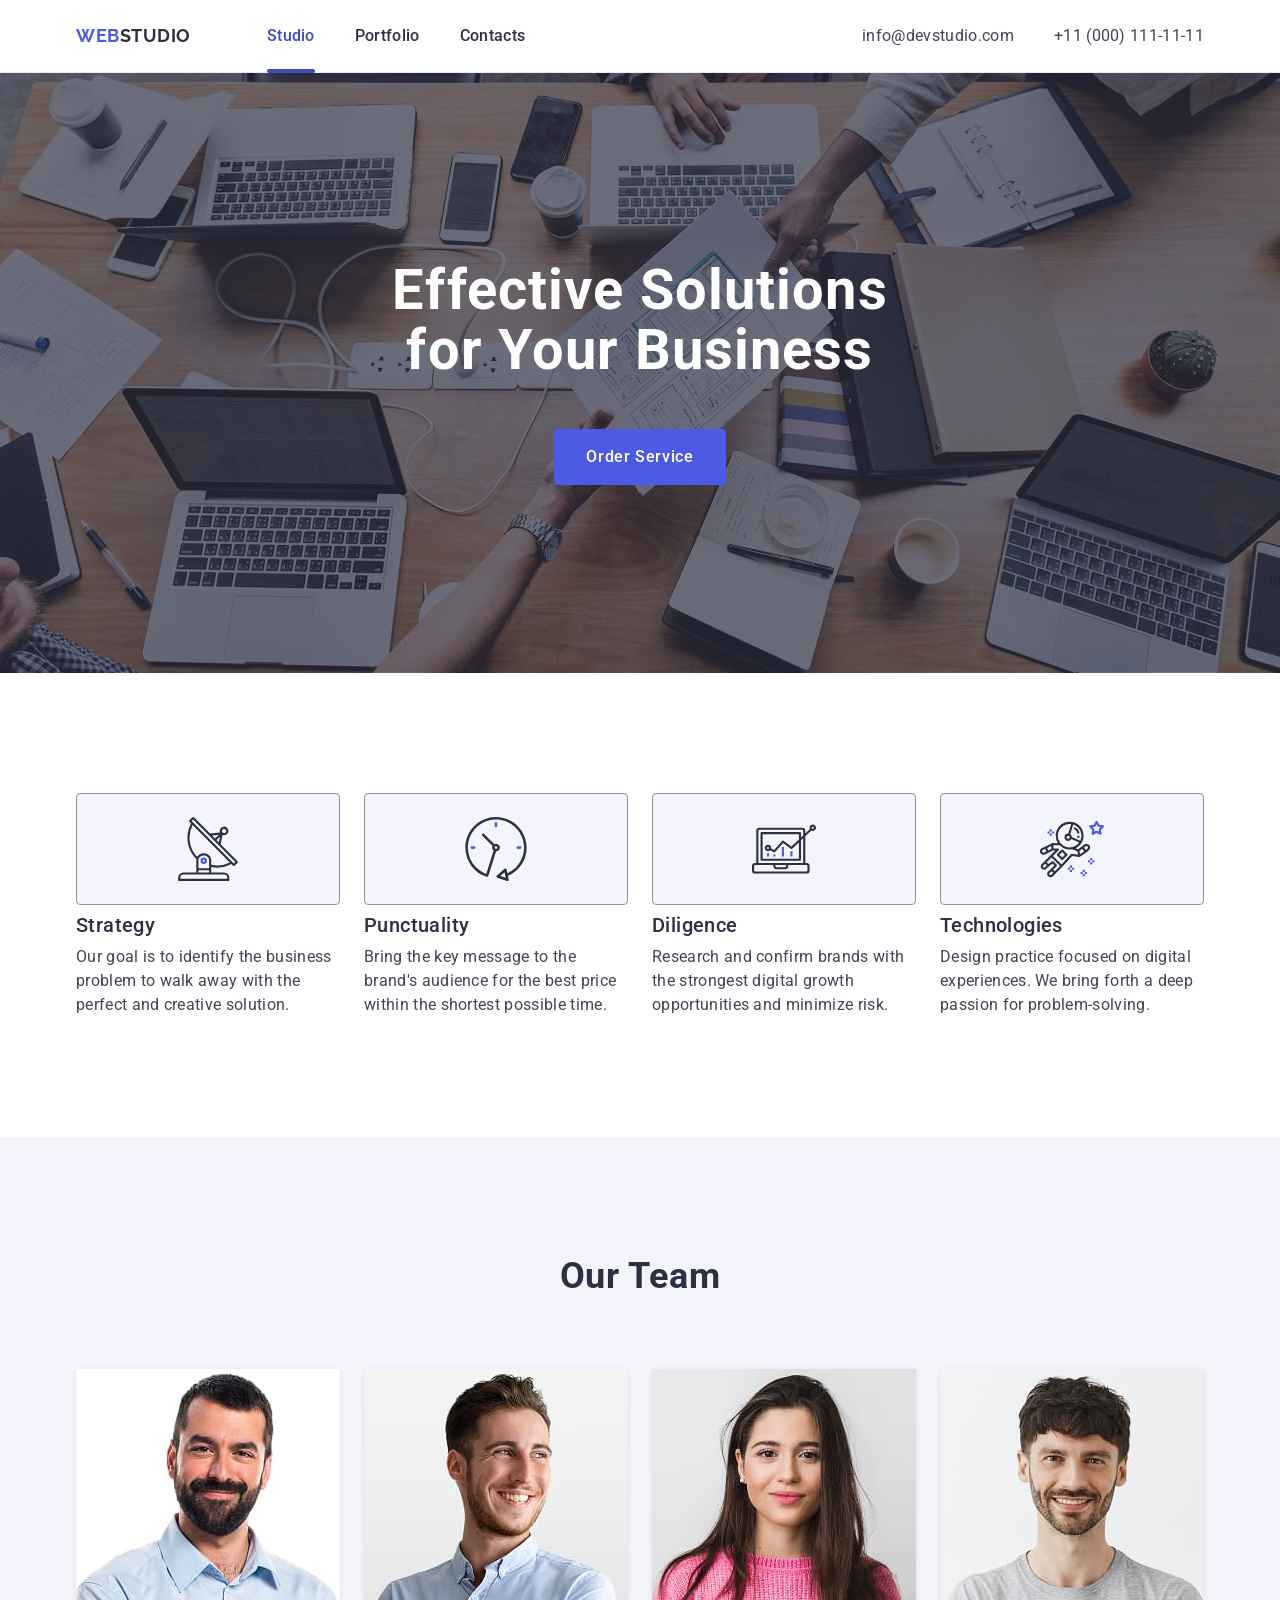
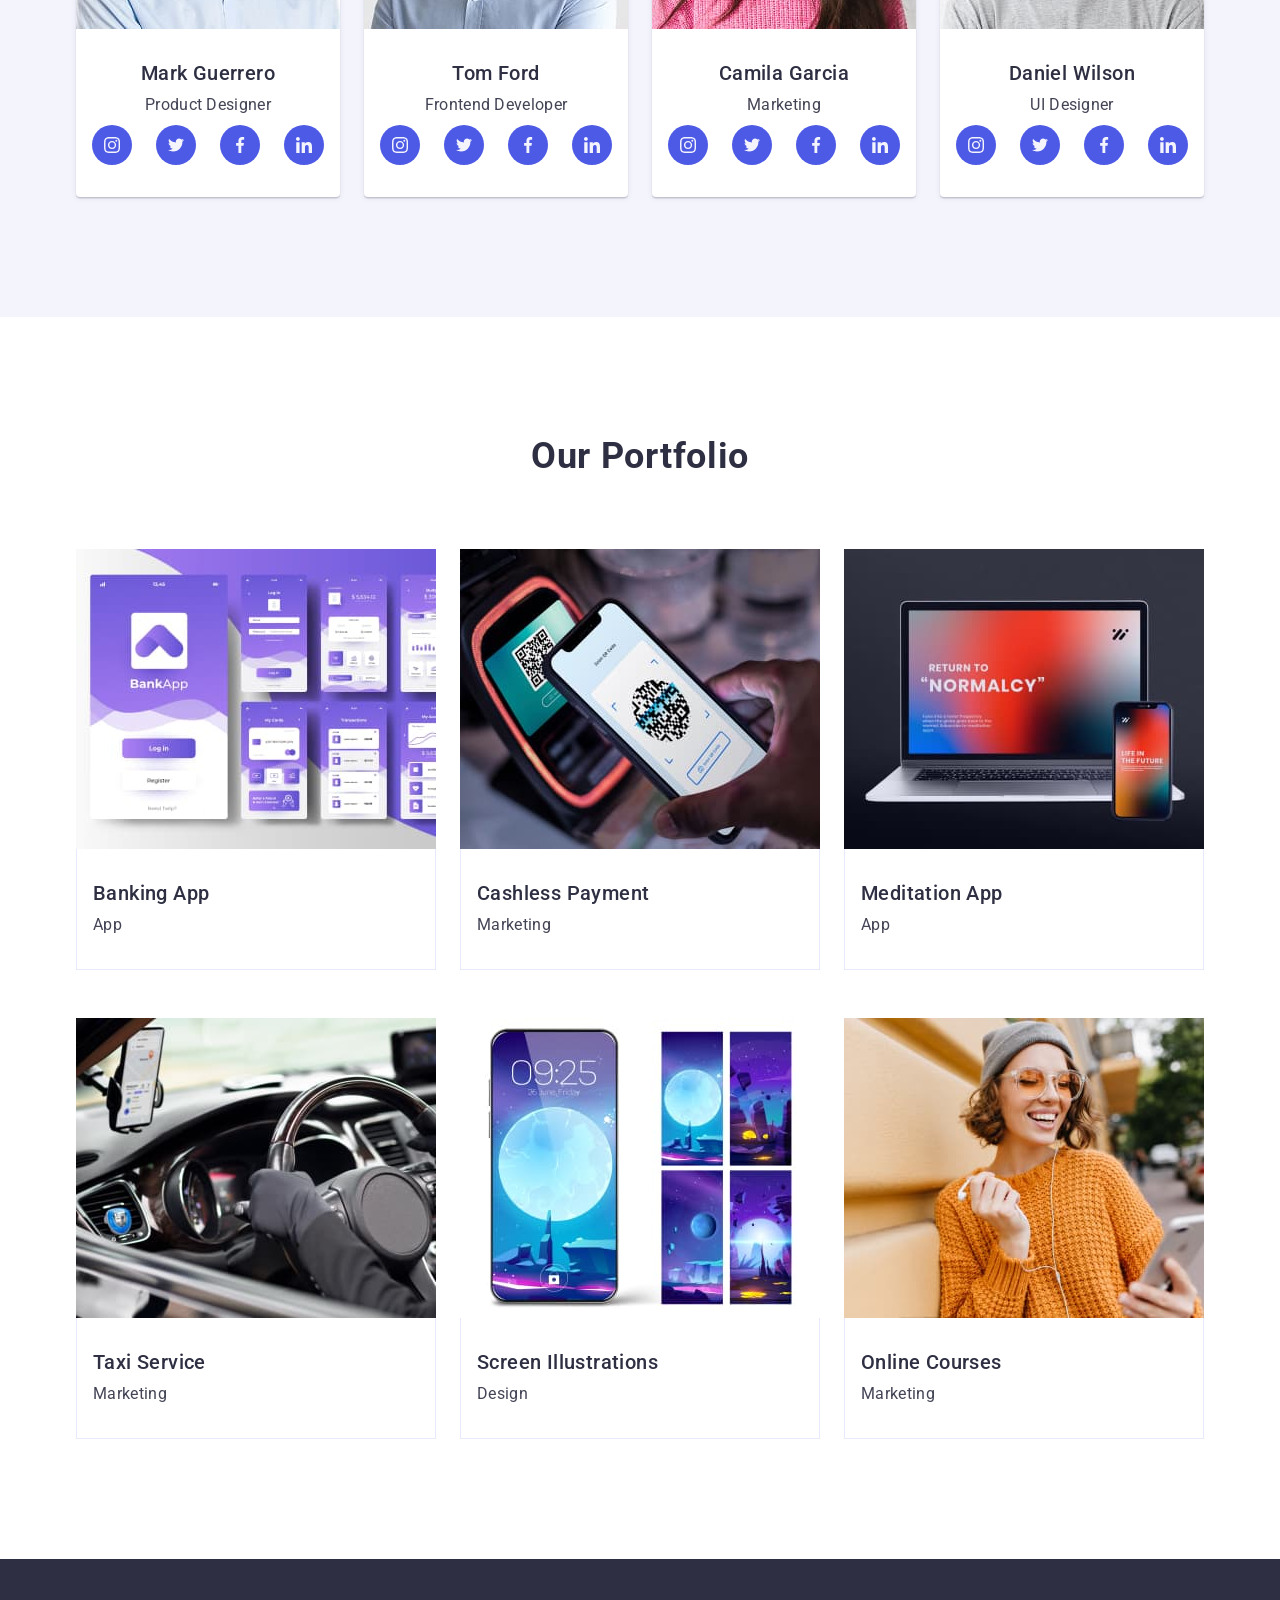
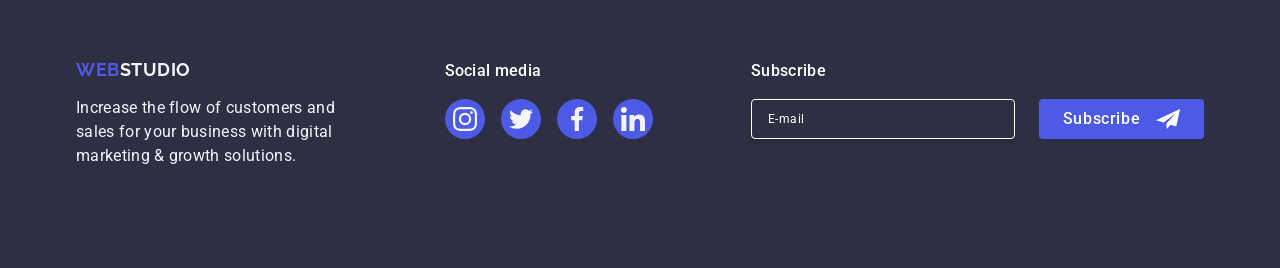
<file: index.html>
<!DOCTYPE html>
<html lang="en">
  <head>
    <meta charset="UTF-8" />
    <meta name="viewport" content="width=device-width, initial-scale=1.0" />
    <title>Web Studio</title>
    <link rel="preconnect" href="https://fonts.googleapis.com" />
    <link rel="preconnect" href="https://fonts.gstatic.com" crossorigin />
    <link
      href="https://fonts.googleapis.com/css2?family=Raleway:wght@700&family=Roboto:wght@400;500;700&display=swap"
      rel="stylesheet"
    />
    <link
      rel="stylesheet"
      href="https://cdn.jsdelivr.net/npm/modern-normalize@2.0.0/modern-normalize.min.css"
    />
    <link rel="stylesheet" href="./css/styles.css" />
  </head>
  <body class="page-container">
    <header class="header">
      <div class="container header-container">
        <nav class="navigation">
          <a href="./index.html" class="logo header-link"
            >Web<span class="logo-text">Studio</span></a
          >

          <ul class="nav-list">
            <li>
              <a href="./index.html" class="nav-link header-link current"
                >Studio</a
              >
            </li>
            <li>
              <a href="" class="nav-link header-link">Portfolio</a>
            </li>
            <li><a href="" class="nav-link header-link">Contacts</a></li>
          </ul>
        </nav>

        <address class="contacts">
          <ul class="contacts-list">
            <li>
              <a
                href="mailto:info@devstudio.com"
                class="contacts-link header-link"
                >info@devstudio.com</a
              >
            </li>
            <li>
              <a href="tel:+110001111111" class="contacts-link header-link"
                >+11 (000) 111-11-11</a
              >
            </li>
          </ul>
        </address>
      </div>
    </header>

    <main>
      <!-- Hero -->
      <section class="hero">
        <div class="container">
          <h1 class="hero-title">Effective Solutions for Your Business</h1>
          <button type="button" class="hero-button" data-modal-open>
            Order Service
          </button>
        </div>
      </section>

      <!-- Peculiarities -->
      <section class="section">
        <div class="container">
          <h2 class="visually-hidden">Peculiarities</h2>
          <ul class="peculiarities-list">
            <li class="peculiarities-item">
              <div class="icon-wrapper">
                <svg class="social-icon" width="64" height="64">
                  <use href="./images/icons.svg#icon-antenna"></use>
                </svg>
              </div>
              <h3 class="peculiarities-card-title">Strategy</h3>
              <p class="peculiarities-card-text">
                Our goal is to identify the business problem to walk away with
                the perfect and creative solution.
              </p>
            </li>
            <li class="peculiarities-item">
              <div class="icon-wrapper">
                <svg class="social-icon" width="64" height="64">
                  <use href="./images/icons.svg#icon-clock"></use>
                </svg>
              </div>
              <h3 class="peculiarities-card-title">Punctuality</h3>
              <p class="peculiarities-card-text">
                Bring the key message to the brand's audience for the best price
                within the shortest possible time.
              </p>
            </li>
            <li class="peculiarities-item">
              <div class="icon-wrapper">
                <svg class="social-icon" width="64" height="64">
                  <use href="./images/icons.svg#icon-diagram"></use>
                </svg>
              </div>
              <h3 class="peculiarities-card-title">Diligence</h3>
              <p class="peculiarities-card-text">
                Research and confirm brands with the strongest digital growth
                opportunities and minimize risk.
              </p>
            </li>
            <li class="peculiarities-item">
              <div class="icon-wrapper">
                <svg class="social-icon" width="64" height="64">
                  <use href="./images/icons.svg#icon-astronaut"></use>
                </svg>
              </div>
              <h3 class="peculiarities-card-title">Technologies</h3>
              <p class="peculiarities-card-text">
                Design practice focused on digital experiences. We bring forth a
                deep passion for problem-solving.
              </p>
            </li>
          </ul>
        </div>
      </section>

      <!-- Our Team -->
      <section class="section team">
        <div class="container">
          <h2 class="section-title">Our team</h2>
          <ul class="team-list">
            <li class="team-list-item">
              <img
                src="./images/teamMember1.jpg"
                alt="Mark Guerrero portrait"
                width="264"
                height="260"
              />
              <div class="team-card-footer">
                <h3 class="card-title">Mark Guerrero</h3>
                <p class="team-card-text">Product Designer</p>
                <ul class="social-list">
                  <li class="social-link-item">
                    <a href="#" class="social-link"
                      ><svg class="social-icon" width="16" height="16">
                        <use
                          href="./images/icons.svg#icon-instagram"
                        ></use></svg
                    ></a>
                  </li>
                  <li class="social-link-item">
                    <a href="#" class="social-link"
                      ><svg class="social-icon" width="16" height="16">
                        <use href="./images/icons.svg#icon-twitter"></use></svg
                    ></a>
                  </li>
                  <li class="social-link-item">
                    <a href="#" class="social-link"
                      ><svg class="social-icon" width="16" height="16">
                        <use href="./images/icons.svg#icon-facebook"></use></svg
                    ></a>
                  </li>
                  <li class="social-link-item">
                    <a href="#" class="social-link"
                      ><svg class="social-icon" width="16" height="16">
                        <use href="./images/icons.svg#icon-linkedin"></use></svg
                    ></a>
                  </li>
                </ul>
              </div>
            </li>
            <li class="team-list-item">
              <img
                src="./images/teamMember2.jpg"
                alt="Tom Ford portrait"
                width="264"
                height="260"
              />
              <div class="team-card-footer">
                <h3 class="card-title">Tom Ford</h3>
                <p class="team-card-text">Frontend Developer</p>
                <ul class="social-list">
                  <li class="social-link-item">
                    <a href="#" class="social-link"
                      ><svg class="social-icon" width="16px" height="16px">
                        <use
                          href="./images/icons.svg#icon-instagram"
                        ></use></svg
                    ></a>
                  </li>
                  <li class="social-link-item">
                    <a href="#" class="social-link"
                      ><svg class="social-icon" width="16px" height="16px">
                        <use href="./images/icons.svg#icon-twitter"></use></svg
                    ></a>
                  </li>
                  <li class="social-link-item">
                    <a href="#" class="social-link"
                      ><svg class="social-icon" width="16px" height="16px">
                        <use href="./images/icons.svg#icon-facebook"></use></svg
                    ></a>
                  </li>
                  <li class="social-link-item">
                    <a href="#" class="social-link"
                      ><svg class="social-icon" width="16px" height="16px">
                        <use href="./images/icons.svg#icon-linkedin"></use></svg
                    ></a>
                  </li>
                </ul>
              </div>
            </li>
            <li class="team-list-item">
              <img
                src="./images/teamMember3.jpg"
                alt="Camila Garcia portrait"
                width="264"
                height="260"
              />
              <div class="team-card-footer">
                <h3 class="card-title">Camila Garcia</h3>
                <p class="team-card-text">Marketing</p>
                <ul class="social-list">
                  <li class="social-link-item">
                    <a href="#" class="social-link"
                      ><svg class="social-icon" width="16px" height="16px">
                        <use
                          href="./images/icons.svg#icon-instagram"
                        ></use></svg
                    ></a>
                  </li>
                  <li class="social-link-item">
                    <a href="#" class="social-link"
                      ><svg class="social-icon" width="16px" height="16px">
                        <use href="./images/icons.svg#icon-twitter"></use></svg
                    ></a>
                  </li>
                  <li class="social-link-item">
                    <a href="#" class="social-link"
                      ><svg class="social-icon" width="16px" height="16px">
                        <use href="./images/icons.svg#icon-facebook"></use></svg
                    ></a>
                  </li>
                  <li class="social-link-item">
                    <a href="#" class="social-link"
                      ><svg class="social-icon" width="16px" height="16px">
                        <use href="./images/icons.svg#icon-linkedin"></use></svg
                    ></a>
                  </li>
                </ul>
              </div>
            </li>
            <li class="team-list-item">
              <img
                src="./images/teamMember4.jpg"
                alt="Daniel Wilson portrait"
                width="264"
                height="260"
              />
              <div class="team-card-footer">
                <h3 class="card-title">Daniel Wilson</h3>
                <p class="team-card-text">UI Designer</p>
                <ul class="social-list">
                  <li class="social-link-item">
                    <a href="" class="social-link"
                      ><svg class="social-icon" width="16px" height="16px">
                        <use
                          href="./images/icons.svg#icon-instagram"
                        ></use></svg
                    ></a>
                  </li>
                  <li class="social-link-item">
                    <a href="" class="social-link"
                      ><svg class="social-icon" width="16px" height="16px">
                        <use href="./images/icons.svg#icon-twitter"></use></svg
                    ></a>
                  </li>
                  <li class="social-link-item">
                    <a href="" class="social-link"
                      ><svg class="social-icon" width="16px" height="16px">
                        <use href="./images/icons.svg#icon-facebook"></use></svg
                    ></a>
                  </li>
                  <li class="social-link-item">
                    <a href="" class="social-link"
                      ><svg class="social-icon" width="16px" height="16px">
                        <use href="./images/icons.svg#icon-linkedin"></use></svg
                    ></a>
                  </li>
                </ul>
              </div>
            </li>
          </ul>
        </div>
      </section>

      <!-- Portfolio -->
      <section class="section">
        <div class="container">
          <h2 class="section-title">Our Portfolio</h2>
          <ul class="portfolio-list">
            <li class="portfolio-list-item">
              <div class="portfolio-image-wrapper">
                <img
                  src="./images/bankingApp.jpg"
                  alt="Banking App view"
                  width="360"
                  height="300"
                />
                <p class="portfolio-description">
                  14 Stylish and User-Friendly App Design Concepts · Task
                  Manager App · Calorie Tracker App · Exotic Fruit Ecommerce App
                  · Cloud Storage App
                </p>
              </div>
              <div class="portfolio-card-footer">
                <h3 class="card-title">Banking App</h3>
                <p>App</p>
              </div>
            </li>
            <li class="portfolio-list-item">
              <div class="portfolio-image-wrapper">
                <img
                  src="./images/cashless.jpg"
                  alt="Mobile phone and terminal"
                  width="360"
                  height="300"
                />
                <p class="portfolio-description">
                  14 Stylish and User-Friendly App Design Concepts · Task
                  Manager App · Calorie Tracker App · Exotic Fruit Ecommerce App
                  · Cloud Storage App
                </p>
              </div>
              <div class="portfolio-card-footer">
                <h3 class="card-title">Cashless Payment</h3>
                <p>Marketing</p>
              </div>
            </li>
            <li class="portfolio-list-item">
              <div class="portfolio-image-wrapper">
                <img
                  src="./images/meditation.jpg"
                  alt="Laptop and mobile device with Meditation App Home page"
                  width="360"
                  height="300"
                />
                <p class="portfolio-description">
                  14 Stylish and User-Friendly App Design Concepts · Task
                  Manager App · Calorie Tracker App · Exotic Fruit Ecommerce App
                  · Cloud Storage App
                </p>
              </div>
              <div class="portfolio-card-footer">
                <h3 class="card-title">Meditation App</h3>
                <p>App</p>
              </div>
            </li>
            <li class="portfolio-list-item">
              <div class="portfolio-image-wrapper">
                <img
                  src="./images/taxi.jpg"
                  alt="Taxi driver in the car"
                  width="360"
                  height="300"
                />
                <p class="portfolio-description">
                  14 Stylish and User-Friendly App Design Concepts · Task
                  Manager App · Calorie Tracker App · Exotic Fruit Ecommerce App
                  · Cloud Storage App
                </p>
              </div>
              <div class="portfolio-card-footer">
                <h3 class="card-title">Taxi Service</h3>
                <p>Marketing</p>
              </div>
            </li>
            <li class="portfolio-list-item">
              <div class="portfolio-image-wrapper">
                <img
                  src="./images/illustrations.jpg"
                  alt="Mobile device and screen illustrations"
                  width="360"
                  height="300"
                />
                <p class="portfolio-description">
                  14 Stylish and User-Friendly App Design Concepts · Task
                  Manager App · Calorie Tracker App · Exotic Fruit Ecommerce App
                  · Cloud Storage App
                </p>
              </div>
              <div class="portfolio-card-footer">
                <h3 class="card-title">Screen Illustrations</h3>
                <p>Design</p>
              </div>
            </li>
            <li class="portfolio-list-item">
              <div class="portfolio-image-wrapper">
                <img
                  src="./images/courses.jpg"
                  alt="The girl with mobile device"
                  width="360"
                  height="300"
                />
                <p class="portfolio-description">
                  14 Stylish and User-Friendly App Design Concepts · Task
                  Manager App · Calorie Tracker App · Exotic Fruit Ecommerce App
                  · Cloud Storage App
                </p>
              </div>
              <div class="portfolio-card-footer">
                <h3 class="card-title">Online Courses</h3>
                <p>Marketing</p>
              </div>
            </li>
          </ul>
        </div>
      </section>
    </main>

    <footer class="footer">
      <div class="container footer-container">
        <div>
          <a href="./index.html" class="logo footer-logo"
            >Web<span class="logo-text secondary-logo-text">Studio</span></a
          >
          <p class="footer-text">
            Increase the flow of customers and sales for your business with
            digital marketing & growth solutions.
          </p>
        </div>
        <div>
          <p class="social-media-title">Social media</p>
          <ul class="social-list footer-social-list">
            <li class="social-link-item">
              <a href="" class="social-link footer-link"
                ><svg class="social-icon" width="24" height="24">
                  <use href="./images/icons.svg#icon-instagram"></use></svg
              ></a>
            </li>
            <li class="social-link-item">
              <a href="" class="social-link footer-link"
                ><svg class="social-icon" width="24" height="24">
                  <use href="./images/icons.svg#icon-twitter"></use></svg
              ></a>
            </li>
            <li class="social-link-item">
              <a href="" class="social-link footer-link"
                ><svg class="social-icon" width="24" height="24">
                  <use href="./images/icons.svg#icon-facebook"></use></svg
              ></a>
            </li>
            <li class="social-link-item">
              <a href="" class="social-link footer-link"
                ><svg class="social-icon" width="24" height="24">
                  <use href="./images/icons.svg#icon-linkedin"></use></svg
              ></a>
            </li>
          </ul>
        </div>

        <!-- Subscribe form -->

        <div class="subscribe">
          <p class="subscribe-title">Subscribe</p>
          <form class="subscribe-form">
            <label class="subscribe-label">
              <input
                type="email"
                class="form-field-mailing"
                name="mailing"
                id="mailing"
                placeholder="E-mail"
              />
            </label>
            <button type="submit" class="subscribe-btn">
              Subscribe
              <svg class="telegram-icon" width="24" height="24">
                <use href="./images/icons.svg#icon-telegram"></use>
              </svg>
            </button>
          </form>
        </div>
      </div>
    </footer>

    <!-- Modal window -->

    <div class="modal-overlay" data-modal>
      <div class="modal">
        <button type="button" class="close-button" data-modal-close>
          <svg class="close-icon" width="8" height="8">
            <use href="./images/icons.svg#icon-close"></use>
          </svg>
        </button>
        <p class="modal-title">Leave your contacts and we will call you back</p>

        <form class="modal-form">
          <div class="form-group">
            <label for="user-name" class="form-label">Name</label>
            <div class="form-field">
              <input
                type="text"
                name="user-name"
                class="form-input"
                id="user-name"
              />
              <svg class="icon" width="18" height="24">
                <use href="./images/icons.svg#icon-person"></use>
              </svg>
            </div>
          </div>

          <div class="form-group">
            <label for="user-phone" class="form-label">Phone</label>
            <div class="form-field">
              <input
                type="tel"
                name="user-phone"
                class="form-input"
                id="user-phone"
              />
              <svg class="icon" width="18" height="24">
                <use href="./images/icons.svg#icon-phone"></use>
              </svg>
            </div>
          </div>

          <div class="form-group">
            <label for="user-email" class="form-label">Email</label>
            <div class="form-field">
              <input
                type="email"
                name="user-email"
                class="form-input"
                id="user-email"
              />
              <svg class="icon" width="18" height="24">
                <use href="./images/icons.svg#icon-email"></use>
              </svg>
            </div>
          </div>

          <div class="form-group comment">
            <label for="user-comment" class="form-label">Comment</label>
            <textarea
              class="user-comment-textarea"
              name="user-comment"
              id="user-comment"
              placeholder="Text input"
            ></textarea>
          </div>

          <div class="agreement">
            <input
              type="checkbox"
              class="agreement-field visually-hidden"
              name="user-privacy"
              id="user-privacy"
              value="true"
            />
            <label for="user-privacy" class="agreement-label">
              <span class="checkbox-wrapper">
                <svg class="checkbox-icon" width="10" height="8">
                  <use href="./images/icons.svg#icon-check"></use>
                </svg>
              </span>
              I accept the terms and conditions of the
              <a href="#" class="agreement-conditions-link">
                Privacy Policy</a
              ></label
            >
          </div>

          <button type="submit" class="send-modal-btn">Send</button>
        </form>
      </div>
    </div>

    <script src="./js/modal.js"></script>
  </body>
</html>
</file>
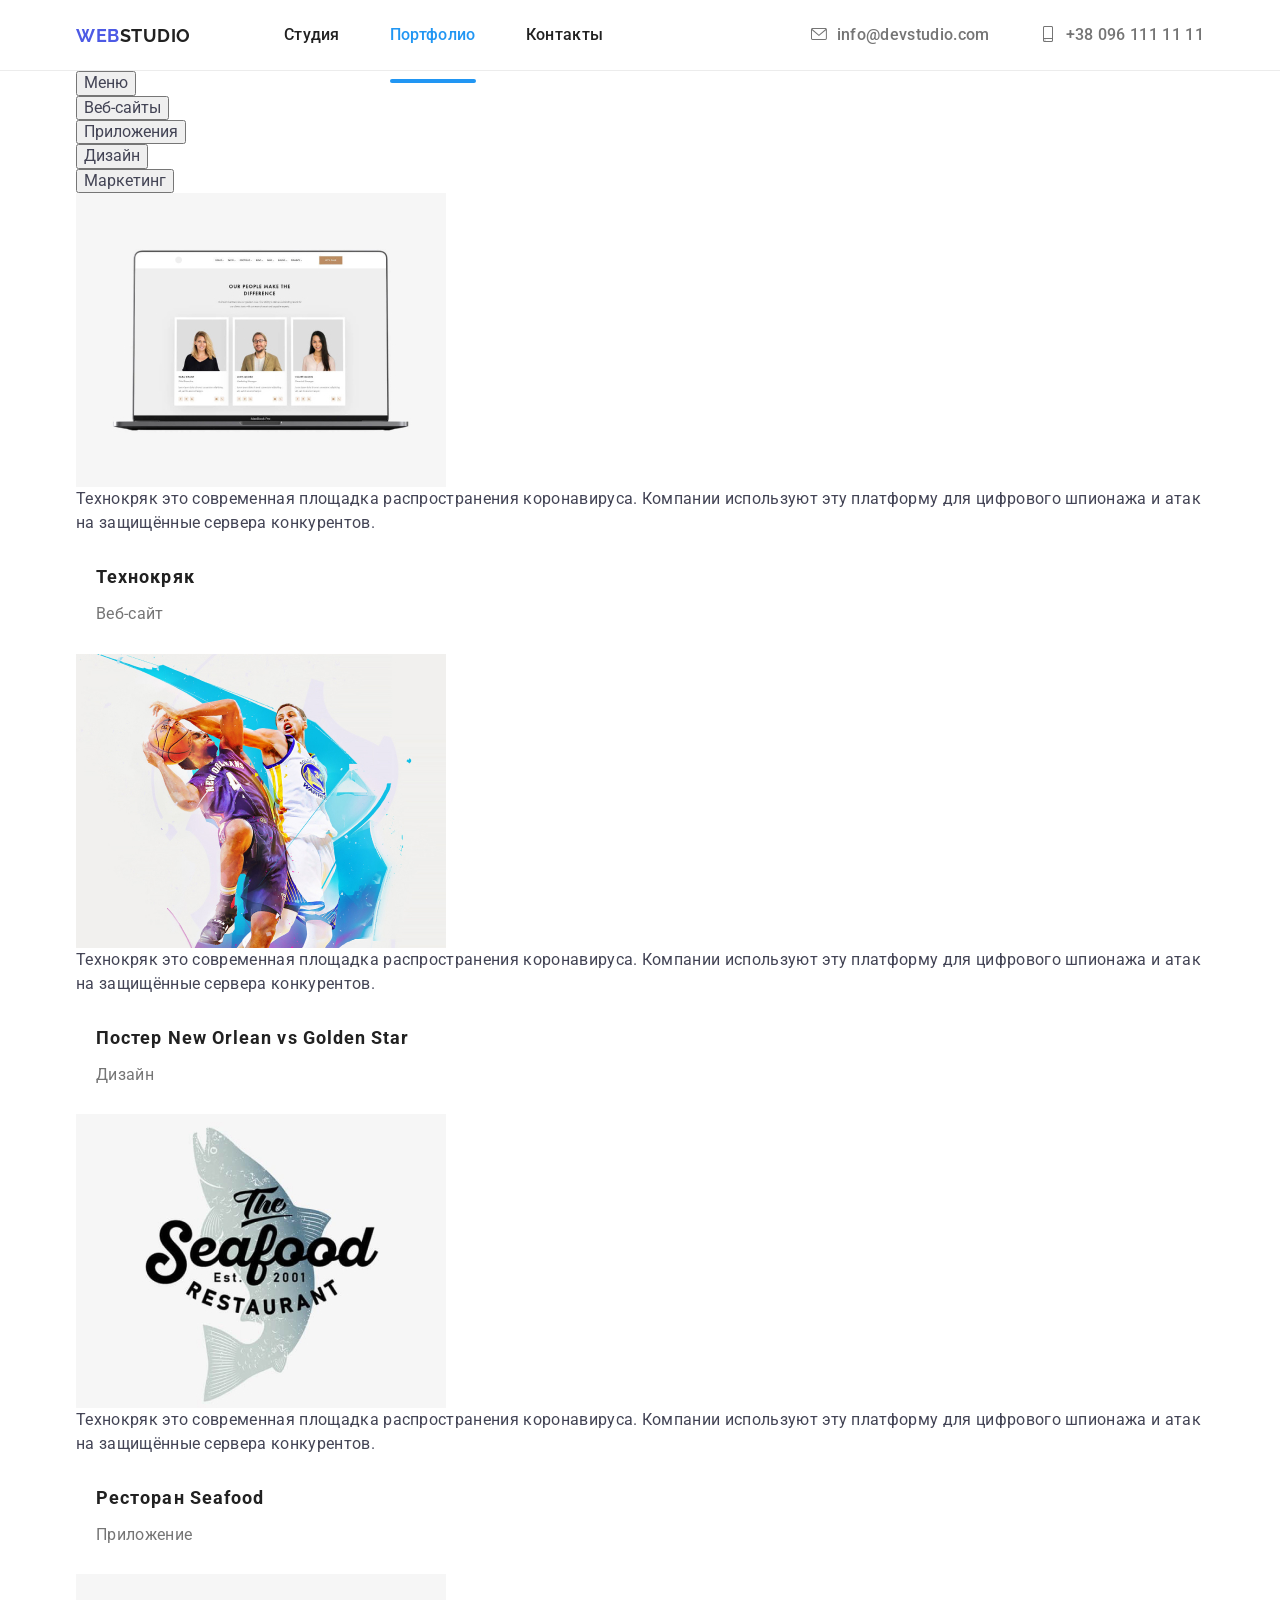
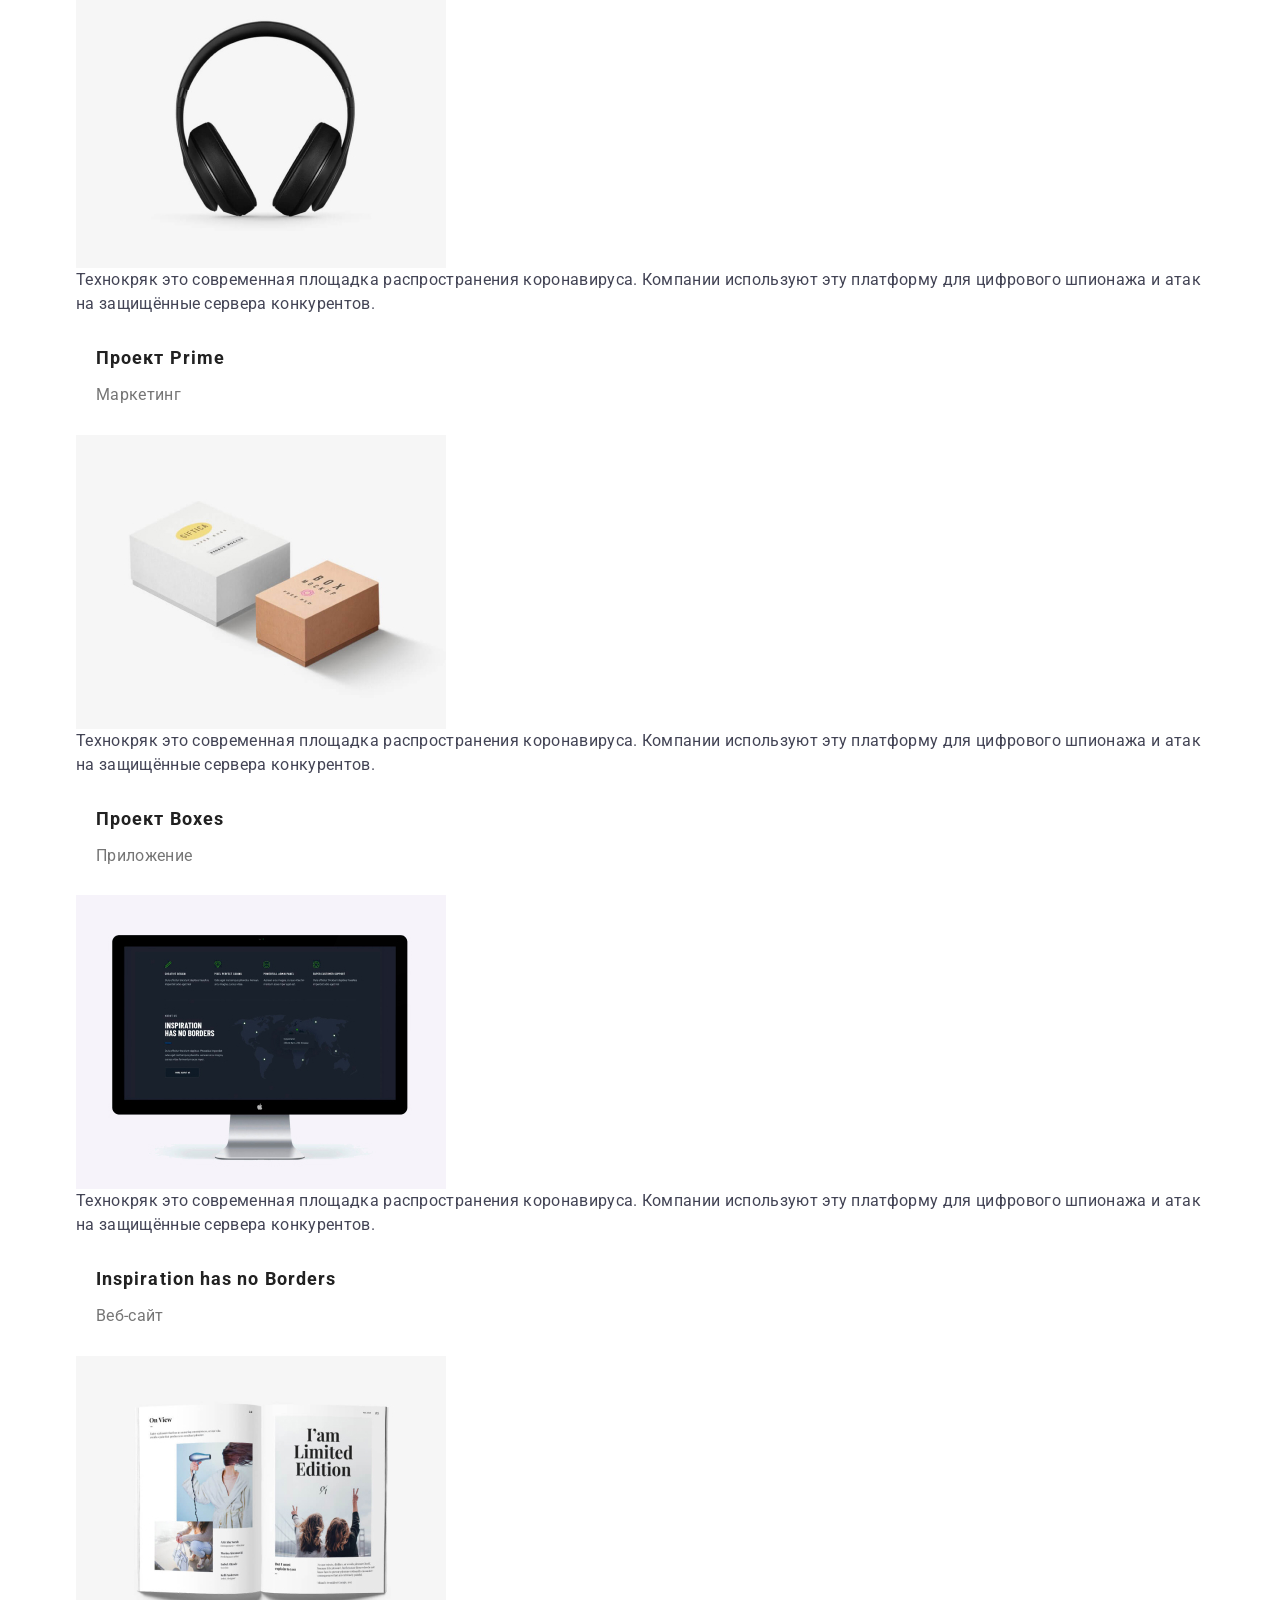
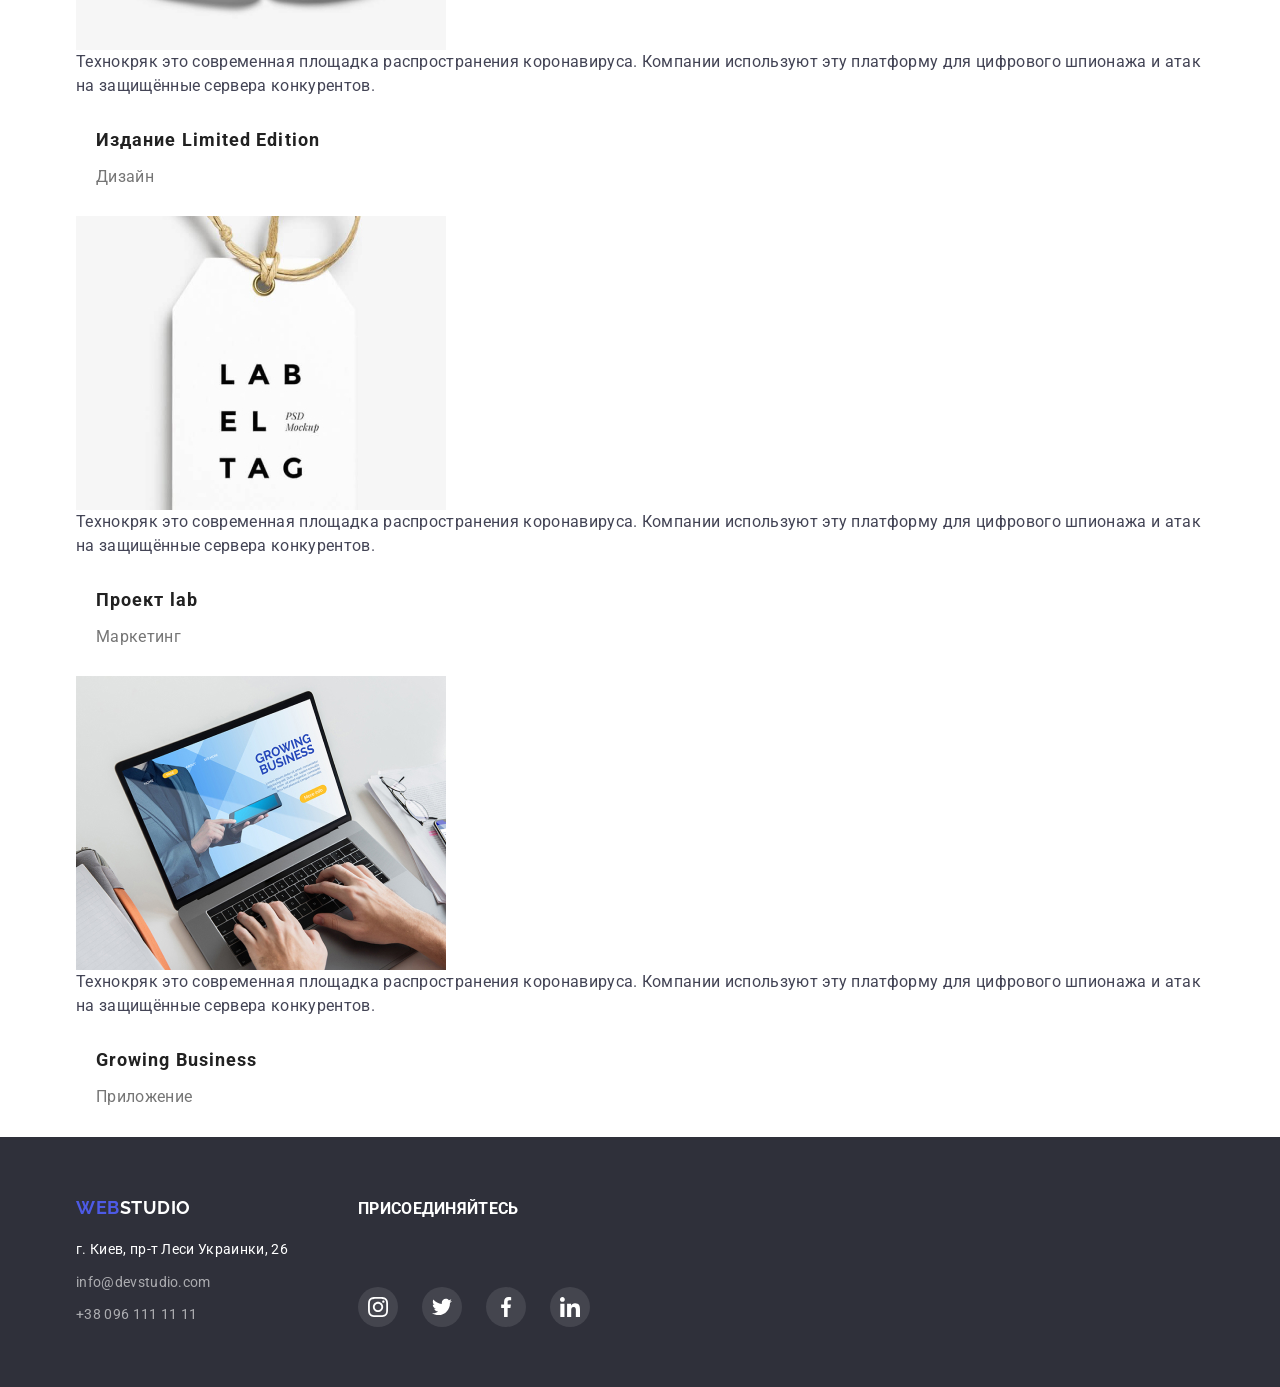
<file: portfolio.html>
<!DOCTYPE html>
<html lang="ru">
  <head>
    <meta charset="UTF-8" />
    <meta name="viewport" content="width=device-width, initial-scale=1.0" />
    <title>Портфолио</title>
    <link rel="preconnect" href="https://fonts.gstatic.com" />
    <link
      href="https://fonts.googleapis.com/css2?family=Raleway:wght@700&family=Roboto:wght@400;500;700;900&display=swap"
      rel="stylesheet"
    />
    <link
      rel="stylesheet"
      href="https://cdnjs.cloudflare.com/ajax/libs/modern-normalize/1.0.0/modern-normalize.min.css"
    />
    <link rel="stylesheet" href="./css/common.css" />
    <link rel="stylesheet" href="./css/styles.css" />
  </head>
  <body>
    <header class="header-page">
      <div class="container header-container">
        <nav class="nav-container">
          <a href="./index.html" class="logo logo-for-header">Web<span class="logo-header">Studio</span></a>

          <ul class="site-nav list">
            <li class="site-nav-item"><a href="./index.html" class="link">Студия</a></li>
            <li class="site-nav-item"><a href="./portfolio.html" class="link current">Портфолио</a></li>
            <li class="site-nav-item"><a href="#" class="link">Контакты</a></li>
          </ul>
        </nav>

        <ul class="site-contacts list">
          <li class="site-contacts-item mail-with-margin">
            <a href="mailto:info@devstudio.com" class="link-contacts">
              <svg class="contact-icon">
                <use href="./img/icons/sprite.svg#icon-header-icon-envelope"></use>
              </svg>
              info@devstudio.com</a
            >
          </li>
          <li class="site-contacts-item">
            <a href="tel:+380961111111" class="link-contacts">
              <svg class="contact-icon">
                <use href="./img/icons/sprite.svg#icon-header-icon-smartphone"></use>
              </svg>
              +38 096 111 11 11</a
            >
          </li>
        </ul>
      </div>
    </header>

    <main>
      <section class="portfolio-section">
        <div class="container">
          <h1 class="visually-hidden">Портфолио</h1>

          <!-- Меню кнопок-фильтров -->

          <ul class="filter-list list">
            <li class="filter-list-item">
              <button type="button" class="button">Меню</button>
            </li>
            <li class="filter-list-item">
              <button type="button" class="button">Веб-сайты</button>
            </li>
            <li class="filter-list-item">
              <button type="button" class="button">Приложения</button>
            </li>
            <li class="filter-list-item">
              <button type="button" class="button">Дизайн</button>
            </li>
            <li class="filter-list-item">
              <button type="button" class="button">Маркетинг</button>
            </li>
          </ul>

          <!-- Список примеров работ -->

          <ul class="example-list list">
            <li class="item">
              <a href="#" class="link-card link">
                <div class="content">
                  <div class="example-img">
                    <img
                      src="./img/portfolio-1.jpg"
                      alt="Главная страница веб-сайта"
                      width="370"
                      height="294"
                      class="img"
                    />
                    <p class="example-content-description">
                      Технокряк это современная площадка распространения коронавируса. Компании используют эту платформу
                      для цифрового шпионажа и атак на защищённые сервера конкурентов.
                    </p>
                  </div>
                </div>
                <div class="card-footer">
                  <h2 class="title">Технокряк</h2>
                  <p class="text">Веб-сайт</p>
                </div>
              </a>
            </li>
            <li class="item">
              <a href="#" class="link-card link">
                <div class="content">
                  <div class="example-img">
                    <img
                      src="./img/portfolio-2.jpg"
                      alt="Два баскетболиста борются за мяч"
                      width="370"
                      height="294"
                      class="img"
                    />
                    <p class="example-content-description">
                      Технокряк это современная площадка распространения коронавируса. Компании используют эту платформу
                      для цифрового шпионажа и атак на защищённые сервера конкурентов.
                    </p>
                  </div>
                </div>

                <div class="card-footer">
                  <h2 class="title">Постер <span lang="en">New Orlean vs Golden Star</span></h2>
                  <p class="text">Дизайн</p>
                </div>
              </a>
            </li>
            <li class="item">
              <a href="#" class="link-card link">
                <div class="content">
                  <div class="example-img">
                    <img
                      src="./img/portfolio-3.jpg"
                      alt="Логотип ресторана Seafood"
                      width="370"
                      height="294"
                      class="img"
                    />
                    <p class="example-content-description">
                      Технокряк это современная площадка распространения коронавируса. Компании используют эту платформу
                      для цифрового шпионажа и атак на защищённые сервера конкурентов.
                    </p>
                  </div>
                </div>
                <div class="card-footer">
                  <h2 class="title">Ресторан <span lang="en">Seafood</span></h2>
                  <p class="text">Приложение</p>
                </div>
              </a>
            </li>
            <li class="item">
              <a href="#" class="link-card link">
                <div class="content">
                  <div class="example-img">
                    <img src="./img/portfolio-4.jpg" alt="Накладные наушники" width="370" height="294" class="img" />
                    <p class="example-content-description">
                      Технокряк это современная площадка распространения коронавируса. Компании используют эту платформу
                      для цифрового шпионажа и атак на защищённые сервера конкурентов.
                    </p>
                  </div>
                </div>
                <div class="card-footer">
                  <h2 class="title">Проект <span lang="en">Prime</span></h2>
                  <p class="text">Маркетинг</p>
                </div>
              </a>
            </li>
            <li class="item">
              <a href="#" class="link-card link">
                <div class="content">
                  <div class="example-img">
                    <img
                      src="./img/portfolio-5.jpg"
                      alt="Одна большая и одна маленькая коробочки"
                      width="370"
                      height="294"
                      class="img"
                    />
                    <p class="example-content-description">
                      Технокряк это современная площадка распространения коронавируса. Компании используют эту платформу
                      для цифрового шпионажа и атак на защищённые сервера конкурентов.
                    </p>
                  </div>
                </div>
                <div class="card-footer">
                  <h2 class="title">Проект <span lang="en">Boxes</span></h2>
                  <p class="text">Приложение</p>
                </div>
              </a>
            </li>
            <li class="item">
              <a href="#" class="link-card link">
                <div class="content">
                  <div class="example-img">
                    <img
                      src="./img/portfolio-6.jpg"
                      alt="Главная страница веб-сайта"
                      width="370"
                      height="294"
                      class="img"
                    />
                    <p class="example-content-description">
                      Технокряк это современная площадка распространения коронавируса. Компании используют эту платформу
                      для цифрового шпионажа и атак на защищённые сервера конкурентов.
                    </p>
                  </div>
                </div>
                <div class="card-footer">
                  <h2 class="title"><span lang="en">Inspiration has no Borders</span></h2>
                  <p class="text">Веб-сайт</p>
                </div>
              </a>
            </li>
            <li class="item">
              <a href="#" class="link-card link">
                <div class="content">
                  <div class="example-img">
                    <img src="./img/potfolio-7.jpg" alt="Разворот книги" width="370" height="294" class="img" />
                    <p class="example-content-description">
                      Технокряк это современная площадка распространения коронавируса. Компании используют эту платформу
                      для цифрового шпионажа и атак на защищённые сервера конкурентов.
                    </p>
                  </div>
                </div>
                <div class="card-footer">
                  <h2 class="title">Издание <span lang="en">Limited Edition</span></h2>
                  <p class="text">Дизайн</p>
                </div>
              </a>
            </li>
            <li class="item">
              <a href="#" class="link-card link">
                <div class="content">
                  <div class="example-img">
                    <img src="./img/portfolio-8.jpg" alt="Бирка" width="370" height="294" class="img" />
                    <p class="example-content-description">
                      Технокряк это современная площадка распространения коронавируса. Компании используют эту платформу
                      для цифрового шпионажа и атак на защищённые сервера конкурентов.
                    </p>
                  </div>
                </div>
                <div class="card-footer">
                  <h2 class="title">Проект <span lang="en">lab</span></h2>
                  <p class="text">Маркетинг</p>
                </div>
              </a>
            </li>
            <li class="item">
              <a href="#" class="link-card link">
                <div class="content">
                  <div class="example-img">
                    <img
                      src="./img/portfolio-9.jpg"
                      alt="Ноутбук на котором набирают текст"
                      width="370"
                      height="294"
                      class="img"
                    />
                    <p class="example-content-description">
                      Технокряк это современная площадка распространения коронавируса. Компании используют эту платформу
                      для цифрового шпионажа и атак на защищённые сервера конкурентов.
                    </p>
                  </div>
                </div>
                <div class="card-footer">
                  <h2 lang="en" class="title">Growing Business</h2>
                  <p class="text">Приложение</p>
                </div>
              </a>
            </li>
          </ul>
        </div>
      </section>
    </main>

    <footer class="footer-page">
      <div class="container all-footer">
        <div class="footer-container">
          <a href="./index.html" class="logo logo-for-footer">Web<span class="logo-footer">Studio</span></a>
          <address class="address-container">
            <ul class="address-list list">
              <li class="address-list-item">
                <a href="https://goo.gl/maps/Ahhb2B3hDKV3ZpVi9" class="text" target="_blank" rel="noopener noreferrer"
                  >г. Киев, пр-т Леси Украинки, 26</a
                >
              </li>
              <li class="address-list-item"><a href="mailto:info@devstudio.com" class="link">info@devstudio.com</a></li>
              <li class="address-list-item"><a href="tel:+380961111111" class="link">+38 096 111 11 11</a></li>
            </ul>
          </address>
        </div>
        <div class="footer-container">
          <p class="text"><strong class="join">присоединяйтесь</strong></p>
          <ul class="social-list list">
            <li class="social-link-item">
              <a href="#" class="social-link social-footer"
                ><svg class="social-icon" width="20px" height="20px">
                  <use href="./img/icons/sprite.svg#icon-instagram"></use></svg
              ></a>
            </li>
            <li class="social-link-item">
              <a href="#" class="social-link social-footer"
                ><svg class="social-icon" width="20px" height="20px">
                  <use href="./img/icons/sprite.svg#icon-twitter"></use></svg
              ></a>
            </li>
            <li class="social-link-item">
              <a href="#" class="social-link social-footer"
                ><svg class="social-icon" width="20px" height="20px">
                  <use href="./img/icons/sprite.svg#icon-facebook"></use></svg
              ></a>
            </li>
            <li class="social-link-item">
              <a href="#" class="social-link social-footer"
                ><svg class="social-icon" width="20px" height="20px">
                  <use href="./img/icons/sprite.svg#icon-linkedin"></use></svg
              ></a>
            </li>
          </ul>
        </div>
      </div>
    </footer>
  </body>
</html>
</file>
<file: css/styles.css>
/* Common styles */

body {
  background-color: var(--primary-bg-color);
  color: var(--slate-color);

  font-family: Roboto, sans-serif;
  font-weight: 400;
  letter-spacing: 0.32px;
  font-size: 16px;
  line-height: 1.5;
}

:root {
  --iris-color: #4d5ae5;
  --ocean-color: #404bbf;
  --navy-blue-color: #2e2f42;
  --primary-bg-color: #ffffff;
  --white-color: #ffffff;
  --green-color: #31d0aa;
  --slate-color: #434455;
  --light-slate-color: #8e8f99;
  --cornflower-color: #e7e9fc;
  --cloud-color: #f4f4fd;
  --navy-blue-modal: rgba(46, 47, 66, 0.4);
  --grey-color: rgba(46, 47, 66, 0.7);
  --dairy-color: #fcfcfc;
}

a {
  text-decoration: none;
  color: currentColor;
}

ul,
ol {
  list-style-type: none;
  margin-top: 0;
  margin-bottom: 0;
  padding-left: 0;
}

button {
  cursor: pointer;
}

h1,
h2,
h3,
h4,
h5,
h6 {
  color: var(--navy-blue-color);
  margin-top: 0;
  margin-bottom: 0;
}

p {
  margin-top: 0;
  margin-bottom: 0;
}

img {
  display: block;
  max-width: 100%;
  object-fit: cover;
}

.page-container {
  min-height: 100vh;
  display: flex;
  flex-direction: column;
}

main {
  flex-grow: 1;
}

button {
  font-family: inherit;
  color: currentColor;
}

input {
  font-family: inherit;
}

.section {
  padding-top: 120px;
  padding-bottom: 120px;
}

.container {
  max-width: 1158px;
  padding-left: 15px;
  padding-right: 15px;
  margin-left: auto;
  margin-right: auto;
}

.visually-hidden {
  position: absolute;
  width: 1px;
  height: 1px;
  margin: -1px;
  border: 0;
  padding: 0;
  white-space: nowrap;
  clip-path: inset(100%);
  clip: rect(0, 0, 0, 0);
  overflow: hidden;
}

/* index.html styles */

.section-title {
  font-size: 36px;
  line-height: 1.11;
  letter-spacing: 0.72px;
  text-align: center;
  text-transform: capitalize;
  margin-bottom: 72px;
}

.card-title {
  font-size: 20px;
  font-weight: 500;
  line-height: 1.2;
  letter-spacing: 0.4px;
  margin-bottom: 8px;
}

/* Header */

.header {
  border-bottom: 1px solid var(--cornflower-color);
  box-shadow: 0 2px 1px 0 rgba(46, 47, 66, 0.08),
    0 1px 1px 0 rgba(46, 47, 66, 0.16), 0 1px 6px 0 rgba(46, 47, 66, 0.08);
}

.header-container {
  display: flex;
  align-items: center;
}

.navigation {
  display: flex;
  align-items: center;
  margin-right: auto;
}

.header-link {
  display: inline-block;
  padding: 24px 0;
}

.logo {
  display: block;
  margin-right: 76px;
  font-family: Raleway, sans-serif;
  color: var(--iris-color);
  font-size: 18px;
  font-weight: 700;
  line-height: 1.17;
  letter-spacing: 0.54px;
  text-transform: uppercase;
}

.logo-text {
  color: var(--navy-blue-color);
}

.nav-list {
  display: flex;
  gap: 40px;
}

.nav-link {
  display: block;
  color: var(--navy-blue-color);
  font-weight: 500;
  font-style: normal;
  position: relative;
  transition: color 250ms cubic-bezier(0.4, 0, 0.2, 1);
}

.nav-link:hover,
.nav-link:focus {
  color: var(--ocean-color);
}

.nav-link.current {
  color: var(--ocean-color);
}

.nav-link.current::after {
  content: "";
  display: block;
  position: absolute;
  bottom: -1px;
  left: 0;
  width: 100%;
  height: 4px;
  border-radius: 2px;
  background-color: var(--ocean-color);
}

.contacts {
  font-style: normal;
}

.contacts-list {
  display: flex;
  gap: 40px;
}

.contacts-link {
  transition: color 250ms cubic-bezier(0.4, 0, 0.2, 1);
}

.contacts-link:hover,
.contacts-link:focus {
  color: var(--ocean-color);
}

/* Hero section */

.hero {
  background-color: var(--navy-blue-color);
  padding: 188px 0;
  background-image: linear-gradient(
      rgba(46, 47, 66, 0.7),
      rgba(46, 47, 66, 0.7)
    ),
    url(../images/people-office.jpg);
  background-repeat: no-repeat;
  background-position: center;
  background-size: cover;
  max-width: 1440px;
  margin: 0 auto;
}

.hero-title {
  max-width: 496px;
  font-size: 56px;
  color: var(--white-color);
  line-height: 1.07;
  text-align: center;
  letter-spacing: 0.02em;
  margin-bottom: 48px;
  margin-left: auto;
  margin-right: auto;
}

.hero-button {
  display: block;
  background-color: var(--iris-color);
  color: var(--white-color);
  font-weight: 500;
  line-height: 1.5;
  letter-spacing: 0.04em;
  border: none;
  border-radius: 4px;
  padding: 16px 32px;
  margin-left: auto;
  margin-right: auto;
  min-width: 169px;
  transition: background-color 250ms cubic-bezier(0.4, 0, 0.2, 1);
}

.hero-button:hover,
.hero-button:focus {
  background-color: var(--ocean-color);
}

/* Peculiarities section */

.peculiarities-list {
  display: flex;
  gap: 24px;
  flex-wrap: wrap;
}

.peculiarities-card-title {
  font-size: 20px;
  font-weight: 500;
  line-height: 1.2;
  letter-spacing: 0.4px;
  margin-bottom: 8px;
}

.peculiarities-item {
  width: calc((100% - 3 * 24px) / 4);
}

.icon-wrapper {
  height: 112px;
  background-color: var(--cloud-color);
  border-radius: 4px;
  border: 1px solid var(--light-slate-color);
  margin-bottom: 8px;
  display: flex;
  align-items: center;
  justify-content: center;
}

.peculiarities-card-text {
  letter-spacing: 0.02em;
}

/* Our Team section */

.team {
  background-color: var(--cloud-color);
}

.team-list {
  display: flex;
  gap: 24px;
  flex-wrap: wrap;
}

.team-list-item {
  background-color: var(--white-color);
  width: calc((100% - 3 * 24px) / 4);
  border-radius: 0 0 4px 4px;
  box-shadow: 0 1px 6px 0 rgba(46, 47, 66, 0.08),
    0 1px 1px 0 rgba(46, 47, 66, 0.16), 0 2px 1px 0 rgba(46, 47, 66, 0.08);
}

.team-card-footer {
  padding: 32px 0;
}

.team-list-item h3 {
  text-align: center;
}

.team-card-text {
  font-size: 16px;
  text-align: center;
  margin-bottom: 8px;
}

/* Social links */

.social-list {
  display: flex;
  justify-content: center;
  gap: 24px;
}

.social-link {
  display: flex;
  justify-content: center;
  align-items: center;
  color: var(--cloud-color);
  background-color: var(--iris-color);
  width: 40px;
  height: 40px;
  border-radius: 50%;
  transition: background-color 250ms cubic-bezier(0.4, 0, 0.2, 1);
}

.social-link:hover,
.social-link:focus {
  background-color: var(--ocean-color);
}

.social-icon {
  fill: currentColor;
}

/* Portfolio section */

.portfolio-list {
  display: flex;
  column-gap: 24px;
  row-gap: 48px;
  flex-wrap: wrap;
}

.portfolio-list-item {
  width: calc((100% - 2 * 24px) / 3);
  transition: box-shadow 250ms cubic-bezier(0.4, 0, 0.2, 1);
}

.portfolio-image-wrapper {
  position: relative;
  overflow: hidden;
}

.portfolio-list-item:hover,
.portfolio-list-item:focus {
  box-shadow: 0 1px 6px 0 rgba(46, 47, 66, 0.08),
    0 1px 1px 0 rgba(46, 47, 66, 0.16), 0 2px 1px 0 rgba(46, 47, 66, 0.08);
}

.portfolio-description {
  position: absolute;
  top: 0;
  left: 0;
  width: 100%;
  height: 100%;
  padding: 40px 32px;

  color: var(--cloud-color);
  background-color: var(--iris-color);

  transform: translateY(100%);
  transition: transform 250ms cubic-bezier(0.4, 0, 0.2, 1);
}

.portfolio-card-footer {
  padding: 32px 16px;
  border-right: 1px solid var(--cornflower-color);
  border-bottom: 1px solid var(--cornflower-color);
  border-left: 1px solid var(--cornflower-color);
}

.portfolio-list-item:hover .portfolio-description,
.portfolio-list-item:focus .portfolio-description {
  transform: translateY(0);
}

/* Footer */

.footer {
  background-color: var(--navy-blue-color);
  padding: 100px 0;
}

.footer-container {
  display: flex;
  align-items: baseline;
  justify-content: space-between;
}

.footer-logo {
  display: inline-block;
  margin-bottom: 16px;
}

.secondary-logo-text {
  color: var(--cloud-color);
}

.footer-text {
  color: var(--cloud-color);
  width: 270px;
}

.social-media-title {
  color: var(--white-color);
  font-weight: 500;
  margin-bottom: 16px;
}

.social-list.footer-social-list {
  gap: 16px;
}

.social-link.footer-link:hover,
.social-link.footer-link:focus {
  background-color: var(--green-color);
}

/* Footer form */

.subscribe-title {
  color: var(--white-color);
  font-weight: 500;
  margin-bottom: 16px;
}

.subscribe-form {
  display: flex;
  gap: 24px;
}

.form-field-mailing {
  display: block;
  background-color: transparent;
  border: 1px solid var(--white-color);
  border-radius: 4px;
  outline: none;
  box-shadow: 0 4px 4px 0 rgba(0, 0, 0, 0.15);

  width: 264px;
  height: 40px;
  padding-left: 16px;

  font-size: 12px;
  line-height: 2;
  letter-spacing: 0.04em;
  color: var(--white-color);

  transition: border-color 250ms cubic-bezier(0.4, 0, 0.2, 1);
}

.form-field-mailing:focus {
  border-color: var(--iris-color);
}

.form-field-mailing::placeholder {
  font-size: 12px;
  line-height: 2;
  letter-spacing: 0.48px;
  color: var(--white-color);
}

.subscribe-btn {
  display: flex;
  justify-content: center;
  align-items: center;
  border: none;
  border-radius: 4px;
  min-width: 165px;
  height: 40px;
  color: var(--white-color);
  font-weight: 500;
  letter-spacing: 0.64px;
  line-height: inherit;
  background-color: var(--iris-color);
  transition: background-color 250ms cubic-bezier(0.4, 0, 0.2, 1);
}

.subscribe-btn:hover,
.subscribe-btn:focus {
  background-color: var(--ocean-color);
}

.telegram-icon {
  margin-left: 16px;
  fill: var(--white-color);
}

/* Modal window */

.modal-overlay {
  position: fixed;
  background-color: var(--navy-blue-modal);
  top: 0;
  left: 0;
  width: 100%;
  height: 100%;
  z-index: 999;

  opacity: 0;
  pointer-events: none;
  visibility: none;

  transition: opacity 250ms cubic-bezier(0.4, 0, 0.2, 1),
    visibility 250ms cubic-bezier(0.4, 0, 0.2, 1);
}

.modal-overlay.is-open {
  opacity: 1;
  pointer-events: auto;
  visibility: visible;
}

.modal {
  position: absolute;
  top: 50%;
  left: 50%;
  background-color: var(--dairy-color);
  border-radius: 4px;
  box-shadow: 0 2px 1px 0 rgba(0, 0, 0, 0.2), 0 1px 3px 0 rgba(0, 0, 0, 0.12),
    0 1px 1px 0 rgba(0, 0, 0, 0.14);
  width: 408px;
  min-height: 584px;
  padding: 72px 24px 24px 24px;
  overflow-y: auto;

  transform: translate(-50%, -50%);
  transition: transform 250ms cubic-bezier(0.4, 0, 0.2, 1);
}

.close-button {
  position: absolute;
  top: 24px;
  right: 24px;
  margin-left: auto;
  width: 24px;
  height: 24px;
  padding: 0;
  display: flex;
  justify-content: center;
  align-items: center;
  border-radius: 50%;
  border: 1px solid rgba(0, 0, 0, 0.1);
  background-color: var(--cornflower-color);
  transition: background-color 250ms cubic-bezier(0.4, 0, 0.2, 1),
    border 250ms cubic-bezier(0.4, 0, 0.2, 1);
  margin-bottom: 24px;
}

.close-button:hover,
.close-button:focus {
  background-color: var(--ocean-color);
  border: none;
}

.close-button:hover .close-icon,
.close-button:focus .close-icon {
  fill: var(--white-color);
}

.close-icon {
  fill: var(--navy-blue-color);
  transition: fill 250ms cubic-bezier(0.4, 0, 0.2, 1);
}

.modal-title {
  text-align: center;
  font-weight: 500;
  margin-bottom: 16px;
  color: var(--navy-blue-color);
}

/* Modal form */

.form-group {
  display: flex;
  flex-direction: column;
}

.form-group:not(:last-child) {
  margin-bottom: 8px;
}

.form-label {
  margin-bottom: 4px;
  font-size: 12px;
  line-height: 1.17;
  letter-spacing: 0.04em;
  color: var(--light-slate-color);
}

.form-input {
  width: 100%;
  height: 40px;
  padding-left: 38px;
  padding-right: 12px;
  padding-top: 11px;
  padding-bottom: 11px;
  border: 1px solid var(--navy-blue-modal);
  border-radius: 4px;
  outline: none;
  font-size: 12px;
  line-height: 1.667;
  letter-spacing: 0.01em;
  background-color: transparent;
  outline: transparent;

  transition: border-color 250ms cubic-bezier(0.4, 0, 0.2, 1);
}

.form-field {
  position: relative;
}

.icon {
  display: inline-block;
  position: absolute;
  top: 50%;
  left: 16px;
  transform: translateY(-50%);
  color: var(--navy-blue-color);

  transition: fill 250ms cubic-bezier(0.4, 0, 0.2, 1);
}

.form-input:focus {
  border-color: var(--iris-color);
}

.form-input:focus + .icon {
  fill: var(--iris-color);
}

.form-group.comment {
  margin-bottom: 16px;
}

.user-comment-textarea {
  width: 100%;
  height: 120px;
  resize: none;
  color: var(--navy-blue-modal);
  border: 1px solid var(--navy-blue-modal);
  border-radius: 4px;
  outline: none;
  padding: 8px 16px;
  font-size: 12px;
  line-height: 1.17;
  letter-spacing: 0.04em;
  background-color: transparent;
  outline: transparent;

  transition: border-color 250ms cubic-bezier(0.4, 0, 0.2, 1);
}

.form-group.comment textarea:focus {
  border-color: var(--iris-color);
}

.form-group.comment textarea::placeholder {
  font-size: 12px;
  line-height: 1.17;
  letter-spacing: 0.04em;

  color: var(--navy-blue-modal);
}

.agreement {
  margin-bottom: 24px;
}

.agreement-label {
  font-size: 12px;
  line-height: 1.17;
  letter-spacing: 0.48px;
  color: var(--light-slate-color);
}

.checkbox-wrapper {
  display: inline-flex;
  align-items: center;
  justify-content: center;
  width: 16px;
  height: 16px;
  margin-right: 8px;
  border: 1px solid var(--navy-blue-modal);
  border-radius: 2px;
  transition: background-color 250ms cubic-bezier(0.4, 0, 0.2, 1),
    border 250ms cubic-bezier(0.4, 0, 0.2, 1),
    fill 250ms cubic-bezier(0.4, 0, 0.2, 1);
  fill: transparent;
}

.agreement-field:checked + .agreement-label span {
  background-color: var(--ocean-color);
  border: none;
  fill: var(--cloud-color);
}

.checkbox-icon {
  fill: inherit;
}

.agreement-conditions-link {
  margin-left: 4px;
  color: var(--iris-color);
  text-decoration: underline;
  line-height: 1.33;
  letter-spacing: inherit;
}

.send-modal-btn {
  display: block;
  padding: 16px 32px;
  min-width: 169px;
  border: none;
  border-radius: 4px;
  color: var(--white-color);
  background-color: var(--iris-color);
  font-size: inherit;
  font-weight: 500;
  line-height: inherit;
  letter-spacing: 0.64px;
  margin-right: auto;
  margin-left: auto;
  box-shadow: 0 4px 4px 0 rgba(0, 0, 0, 0.15);
  transition: background-color 250ms cubic-bezier(0.4, 0, 0.2, 1);
}

.send-modal-btn:hover,
.send-modal-btn:focus {
  background-color: var(--ocean-color);
}
</file>
<file: css/common.css>
body {
  background-color: var(--primary-bg-color);
  color: var(--text-main-color);

  font-family: Roboto, sans-serif;
  font-weight: 400;
  letter-spacing: 0.03em;
  font-size: 14px;
  line-height: 1.7;
}

:root {
  --text-main-color: #757575;
  --title-text-color: #212121;
  --accent-color: #2196f3;
  --primary-bg-color: #ffffff;
  --secondary-bg-color: #2f303a;
  --primary-white-color: #ffffff;
  --secondary-white-color: rgba(255, 255, 255, 0.6);
  --primary-bg-button: #f5f4fa;
  --icons-color: #afb1b8;
}

/* основной цвет фона #FFFFFF */
/* цвет основного текста #757575 */
/*вторичный цвет #212121 */
/* акцент #2196F3 */
/* белый #FFFFFF */
/*белый с прозрачностью rgba(255, 255, 255, 0.6) */
/* цвет фона шапки и футера #2F303A */
/* вторичный цвет фона #F5F4FA */
/* 1200*/

h1,
h2,
h3,
h4,
h5,
h6 {
  margin: 0;
}

ul,
ol {
  margin: 0;
  padding: 0;
}

p {
  margin: 0;
}

.img {
  display: block;
  max-width: 100%;
  height: auto;
}

.list {
  list-style: none;
}

.link {
  text-decoration: none;
}

.container {
  width: 1200px;
  padding-left: 15px;
  padding-right: 15px;
  margin-left: auto;
  margin-right: auto;
  /* outline: 2px solid tomato; */
}

/* ======== HEADER ======== */
/* ======== Site-nav ======== */

.header-page {
  padding-top: 24px;
  padding-bottom: 24px;
  border-bottom: 1px solid #ececec;
}

.container.header-container {
  display: flex;
  align-items: center;
}

.nav-container {
  display: flex;
  align-items: center;

  margin-right: auto;
}

.logo {
  color: #2196f3;
  text-decoration: none;

  font-family: Raleway;
  font-weight: 700;
  font-size: 26px;
  line-height: 1.2;
}

.logo.logo-for-header {
  margin-right: 93px;
}

.logo-header {
  color: #212121;
}

.site-nav {
  font-weight: 500;
  line-height: 1.14;
  letter-spacing: 0.02em;

  display: flex;
}

.site-nav-item {
  margin-right: 50px;
  /* position: relative; */
}

.site-nav-item:last-child {
  margin-right: 0;
}

.site-nav .link {
  color: var(--title-text-color);
  text-decoration: none;
  display: block;

  transition: color 250ms cubic-bezier(0.4, 0, 0.2, 1);
}

.site-nav .link:hover,
.site-nav .link:focus {
  color: var(--accent-color);
}

.link.current {
  position: relative;
  display: inline-block;
  color: var(--accent-color);
}

.link.current::after {
  content: '';
  position: absolute;
  display: block;
  width: 100%;
  height: 4px;
  bottom: -212%;
  left: 0;
  background-color: var(--accent-color);
  border-radius: 2px;
}

/* ========= Contacts ========= */

.site-contacts {
  font-weight: 500;
  line-height: 1.14;
  letter-spacing: 0.02em;

  display: flex;
  align-items: center;
}

.link-contacts {
  color: var(--text-main-color);
  text-decoration: none;

  transition: color 250ms cubic-bezier(0.4, 0, 0.2, 1);
}

.link-contacts:hover,
.link-contacts:focus {
  color: var(--accent-color);
}

.mail-with-margin {
  margin-right: 50px;
}

.link-contacts {
  display: flex;
  justify-content: center;
  padding-top: 2px;
  padding-bottom: 2px;
}

.contact-icon {
  fill: currentColor;
  width: 16px;
  height: 16px;
  margin-right: 10px;
}

/* ======== END HEADER ======== */

/* ======== FOOTER ======== */

.container.all-footer {
  display: flex;
}

.footer-container {
  display: flex;
  flex-direction: column;
  padding-top: 60px;
  padding-bottom: 60px;
  max-width: 270px;
  margin-right: 70px;
}

.footer-container.join-container {
  padding-top: 68px;
}

.logo.logo-for-footer {
  display: flex;
  margin-bottom: 20px;
}

.logo-footer {
  color: #ffffff;
}

.footer-page {
  background-color: var(--secondary-bg-color);
}

.address-container {
  display: flex;
}

.address-list {
  font-style: normal;
  font-size: 14px;
  line-height: 1.7;

  display: flex;
  flex-direction: column;
}

.address-list-item {
  margin-bottom: 9px;
}

.address-list-item:last-child {
  margin-bottom: 0;
}

.address-list-item .text {
  color: var(--primary-white-color);
  text-decoration: none;
}

.address-list-item > .link {
  color: var(--secondary-white-color);
  text-decoration: none;

  transition: color 250ms cubic-bezier(0.4, 0, 0.2, 1);
}

.address-list-item > .link:hover,
.address-list-item > .link:focus {
  color: var(--accent-color);
}

.footer-container-social {
  display: flex;
  flex-direction: column;
  max-width: 270px;
}

.card-footer {
  padding: 24px 20px;
}

.card-footer .title {
  color: var(--title-text-color);

  font-weight: 700;
  font-size: 18px;
  line-height: 2;
  letter-spacing: 0.06em;
  margin-bottom: 4px;
  margin-top: 0;
}

.card-footer .text {
  font-size: 16px;
  line-height: 1.9;
  margin: 0;
  color: var(--text-main-color);
}

.join {
  text-transform: uppercase;
}

.footer-container > .text {
  margin-bottom: 20px;
  color: var(--primary-white-color);
}

.social-link.social-footer {
  background-color: rgba(255, 255, 255, 0.1);
  border-radius: 50%;
  color: #ffffff;
}

/* ======== END FOOTER ======== */

/* Hidden header */

.visually-hidden {
  position: absolute !important;
  clip: rect(1px 1px 1px 1px);
  clip: rect(1px, 1px, 1px, 1px);
  padding: 0 !important;
  border: 0 !important;
  height: 1px !important;
  width: 1px !important;
  overflow: hidden;
}

/* ======== END FOOTER ======== */
</file>
